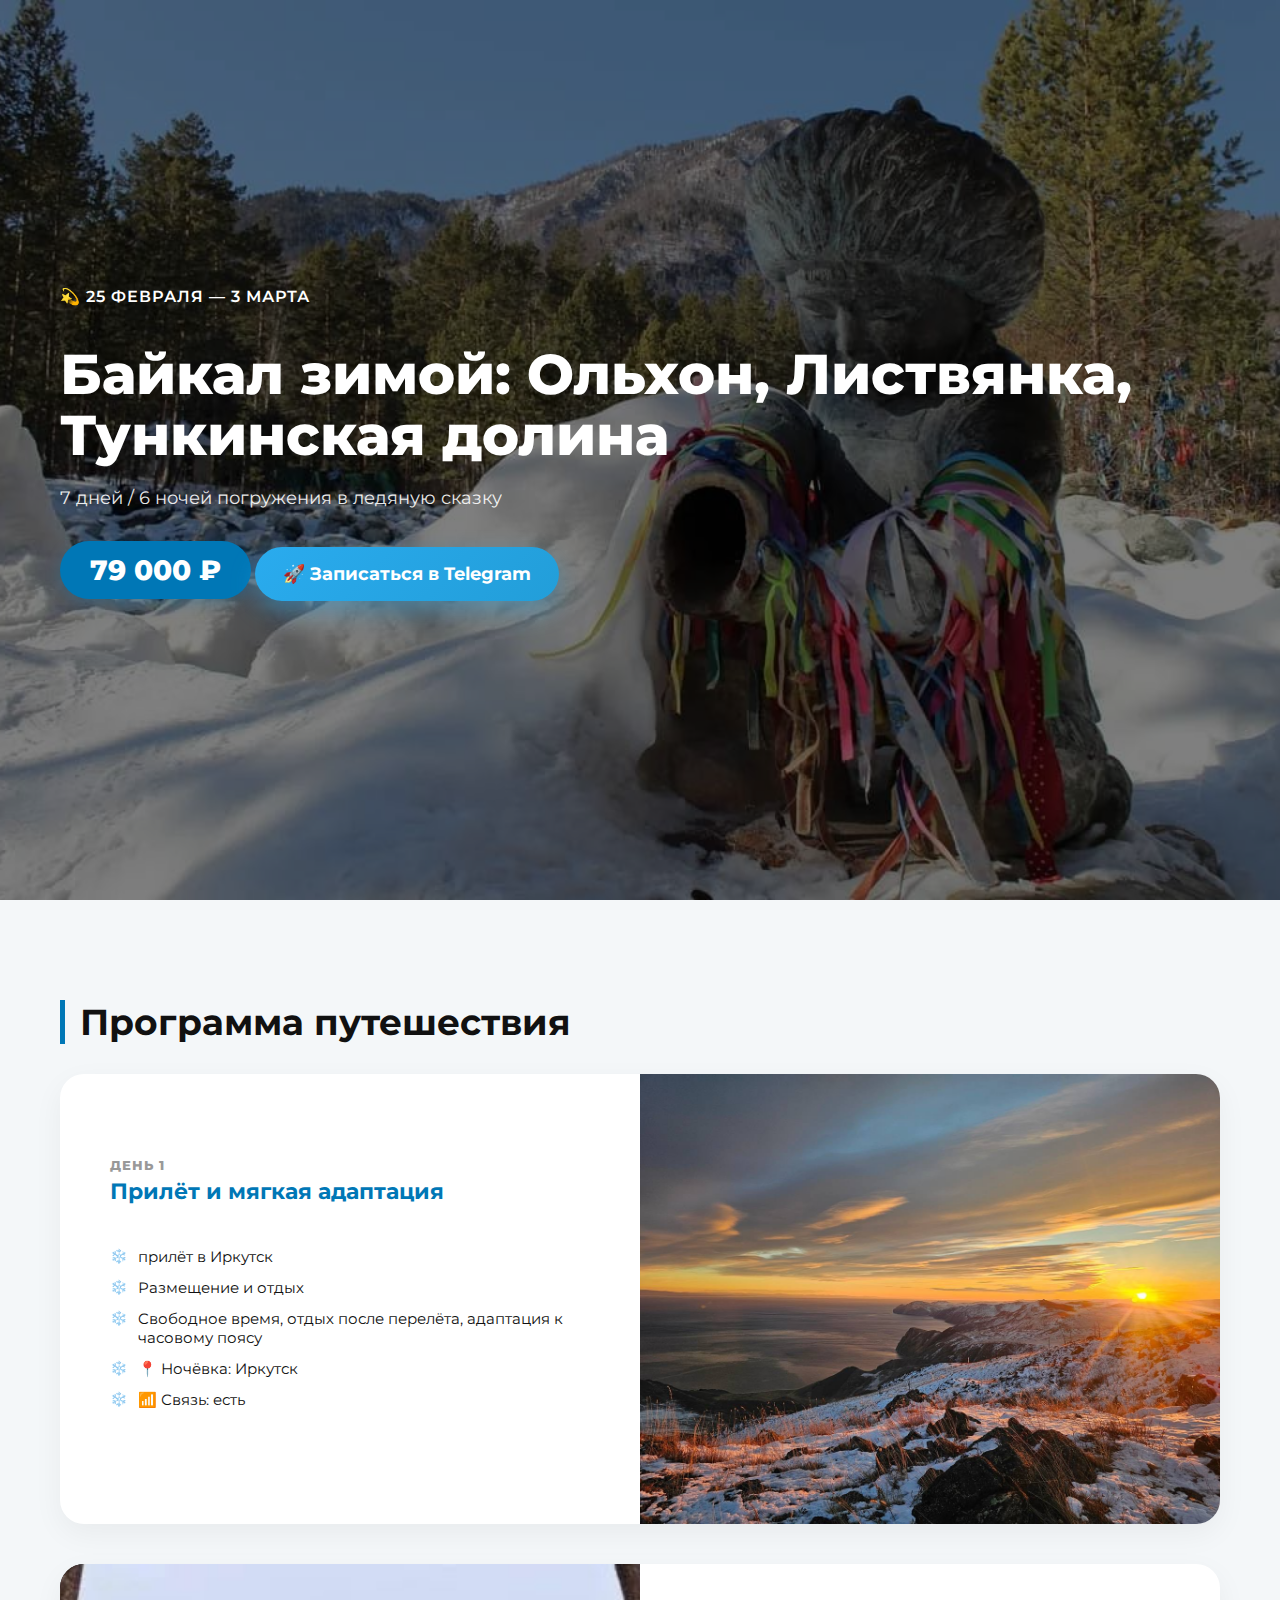
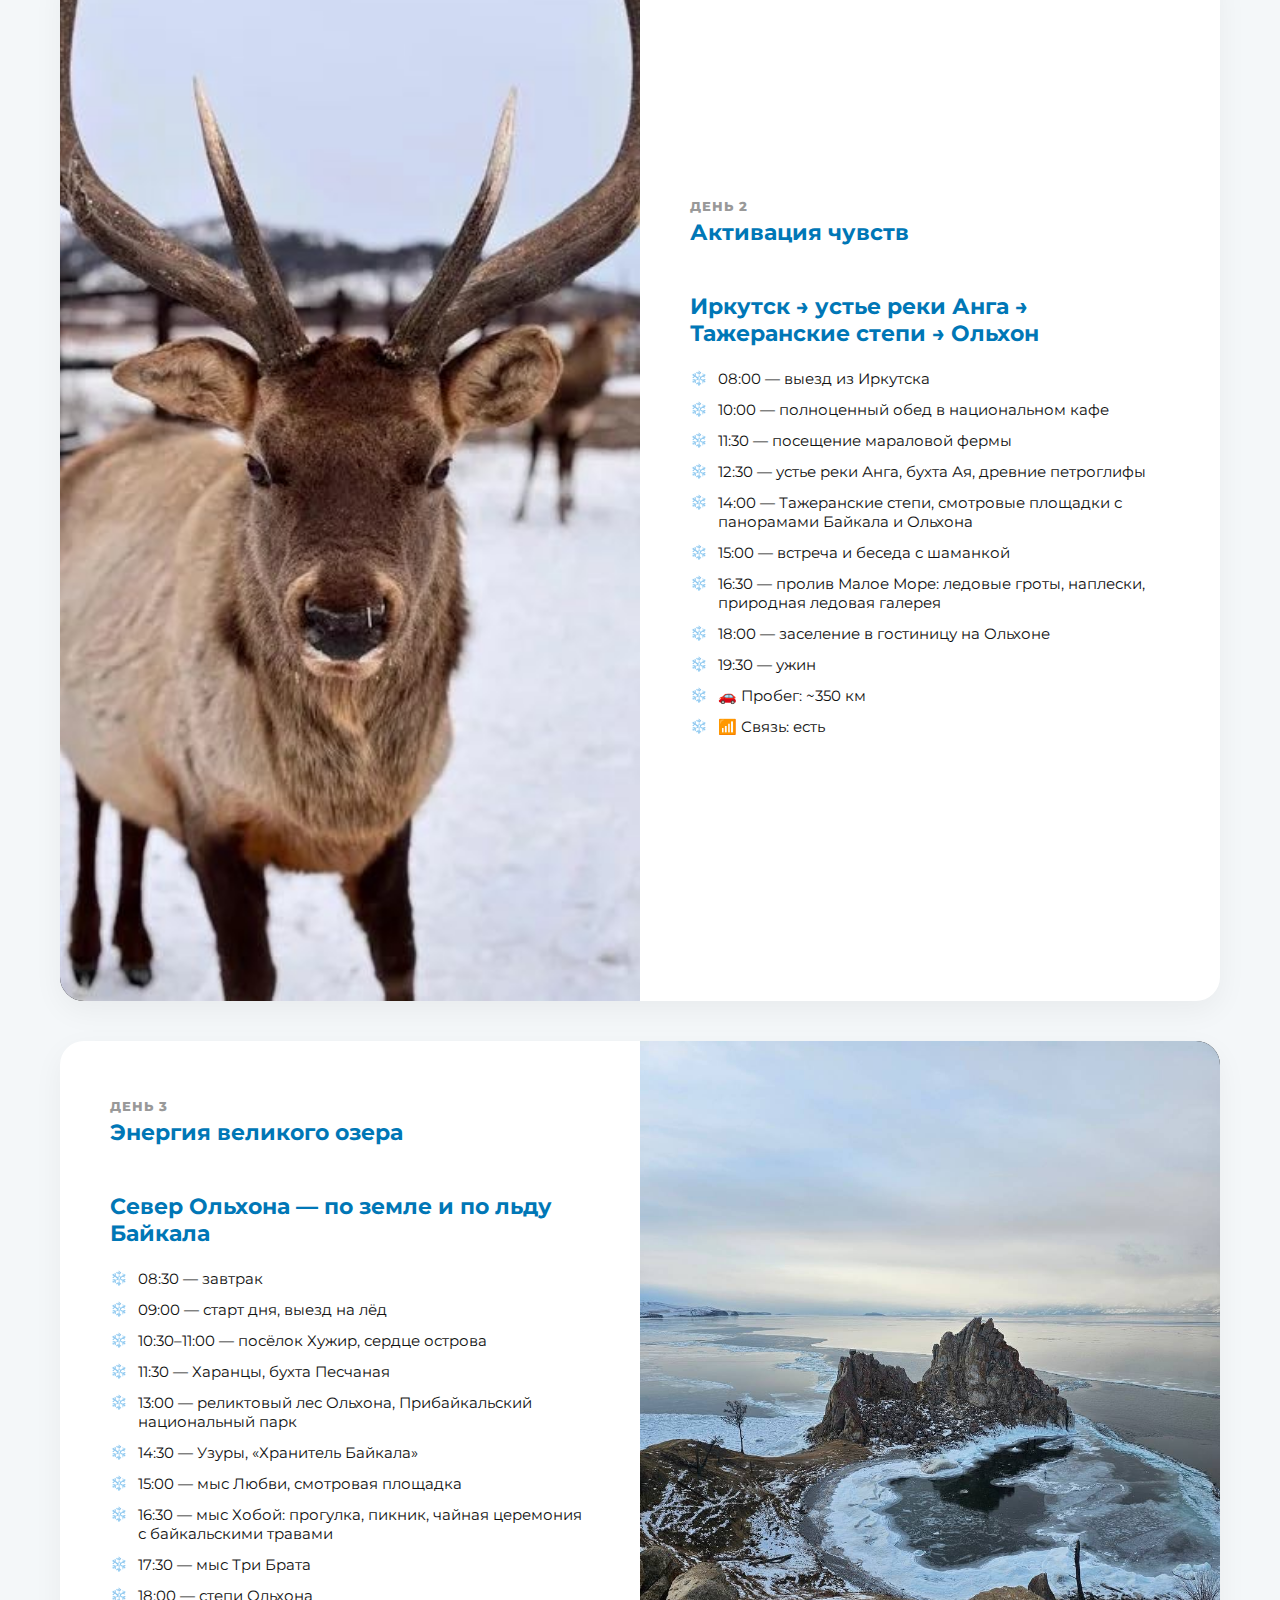
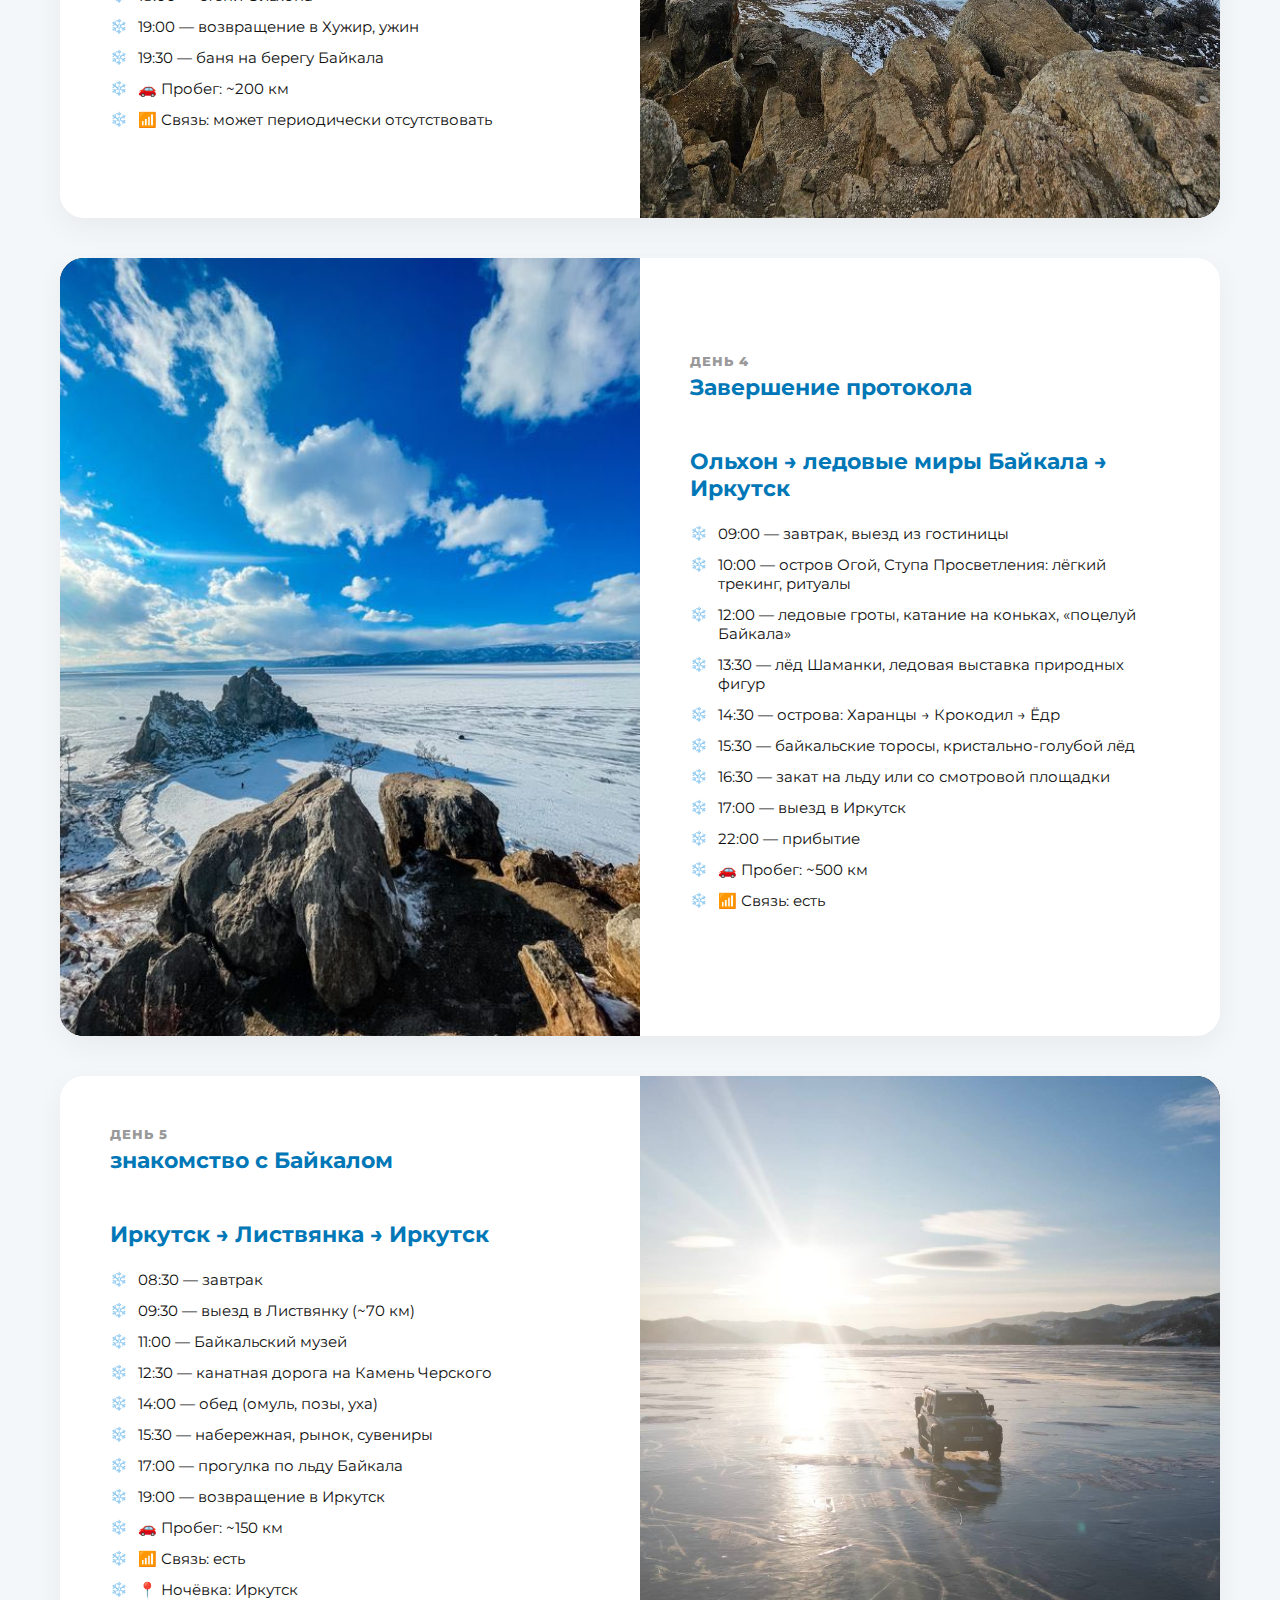
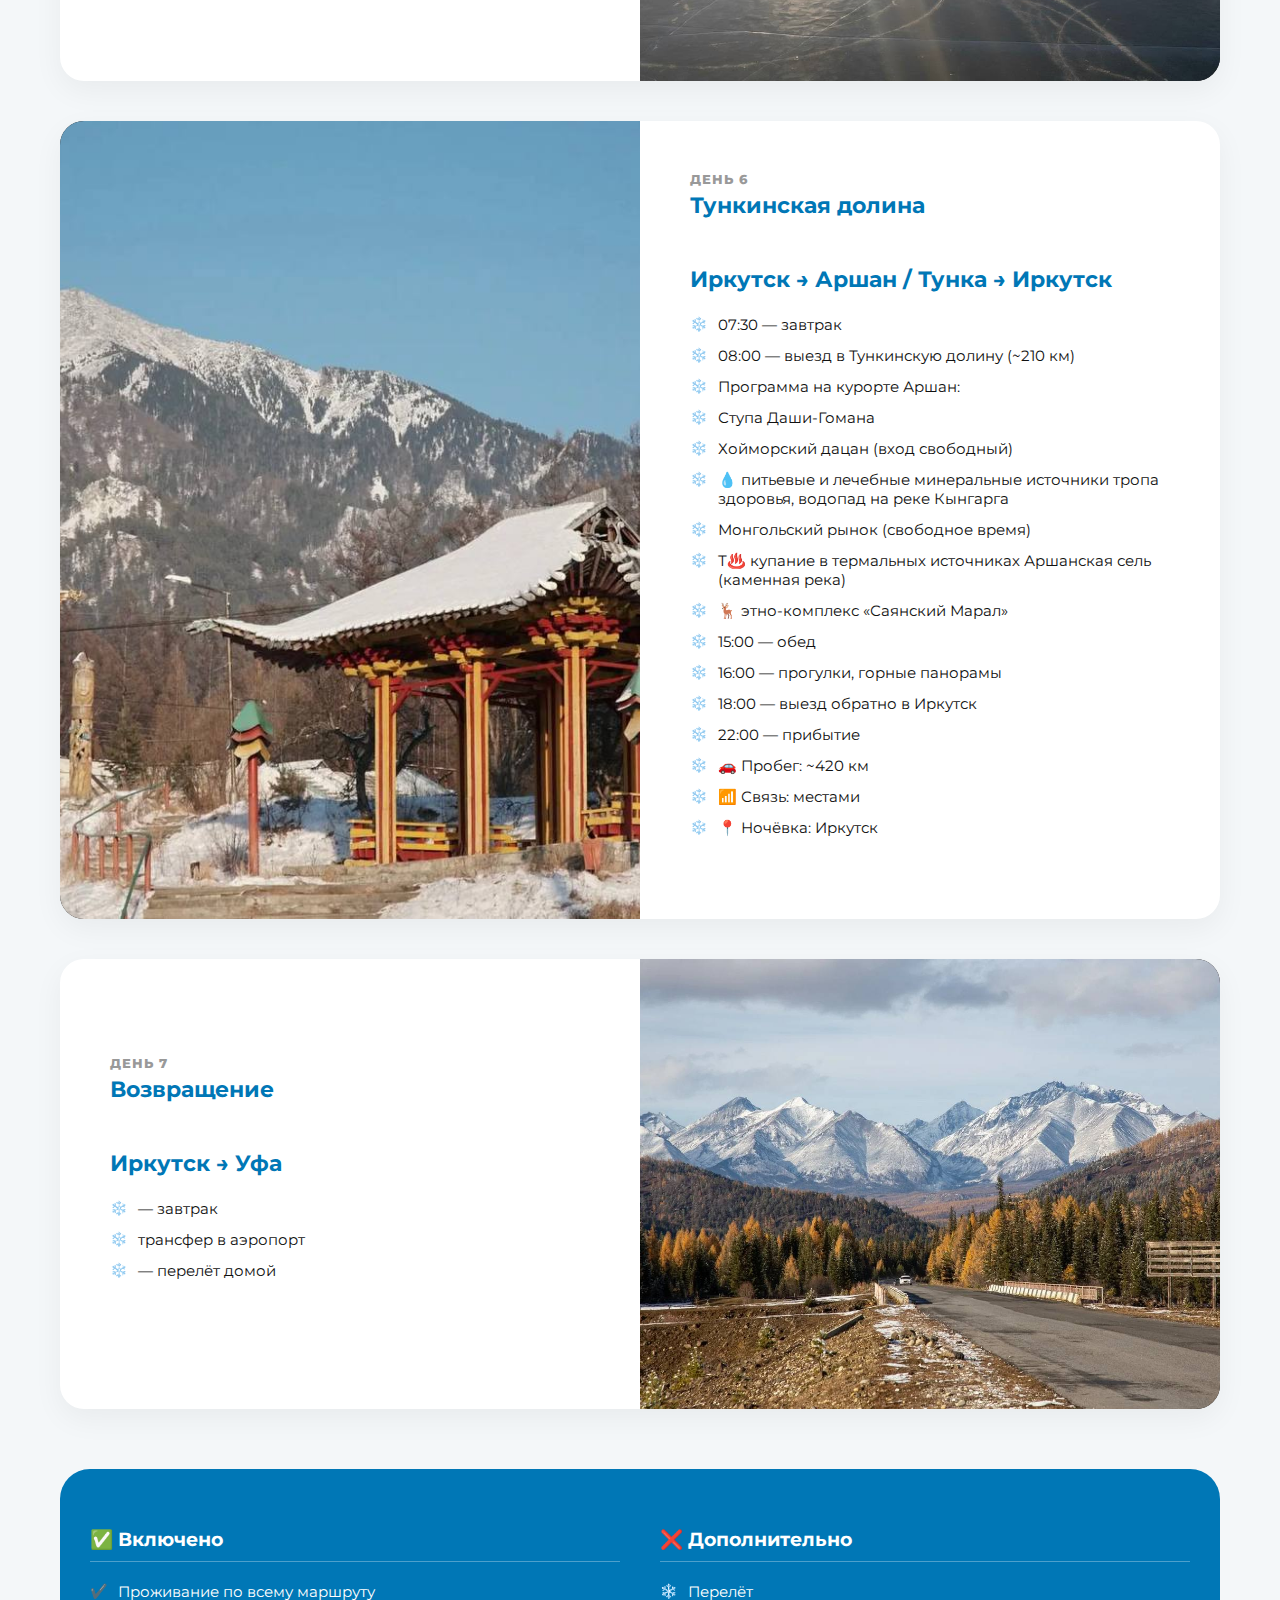
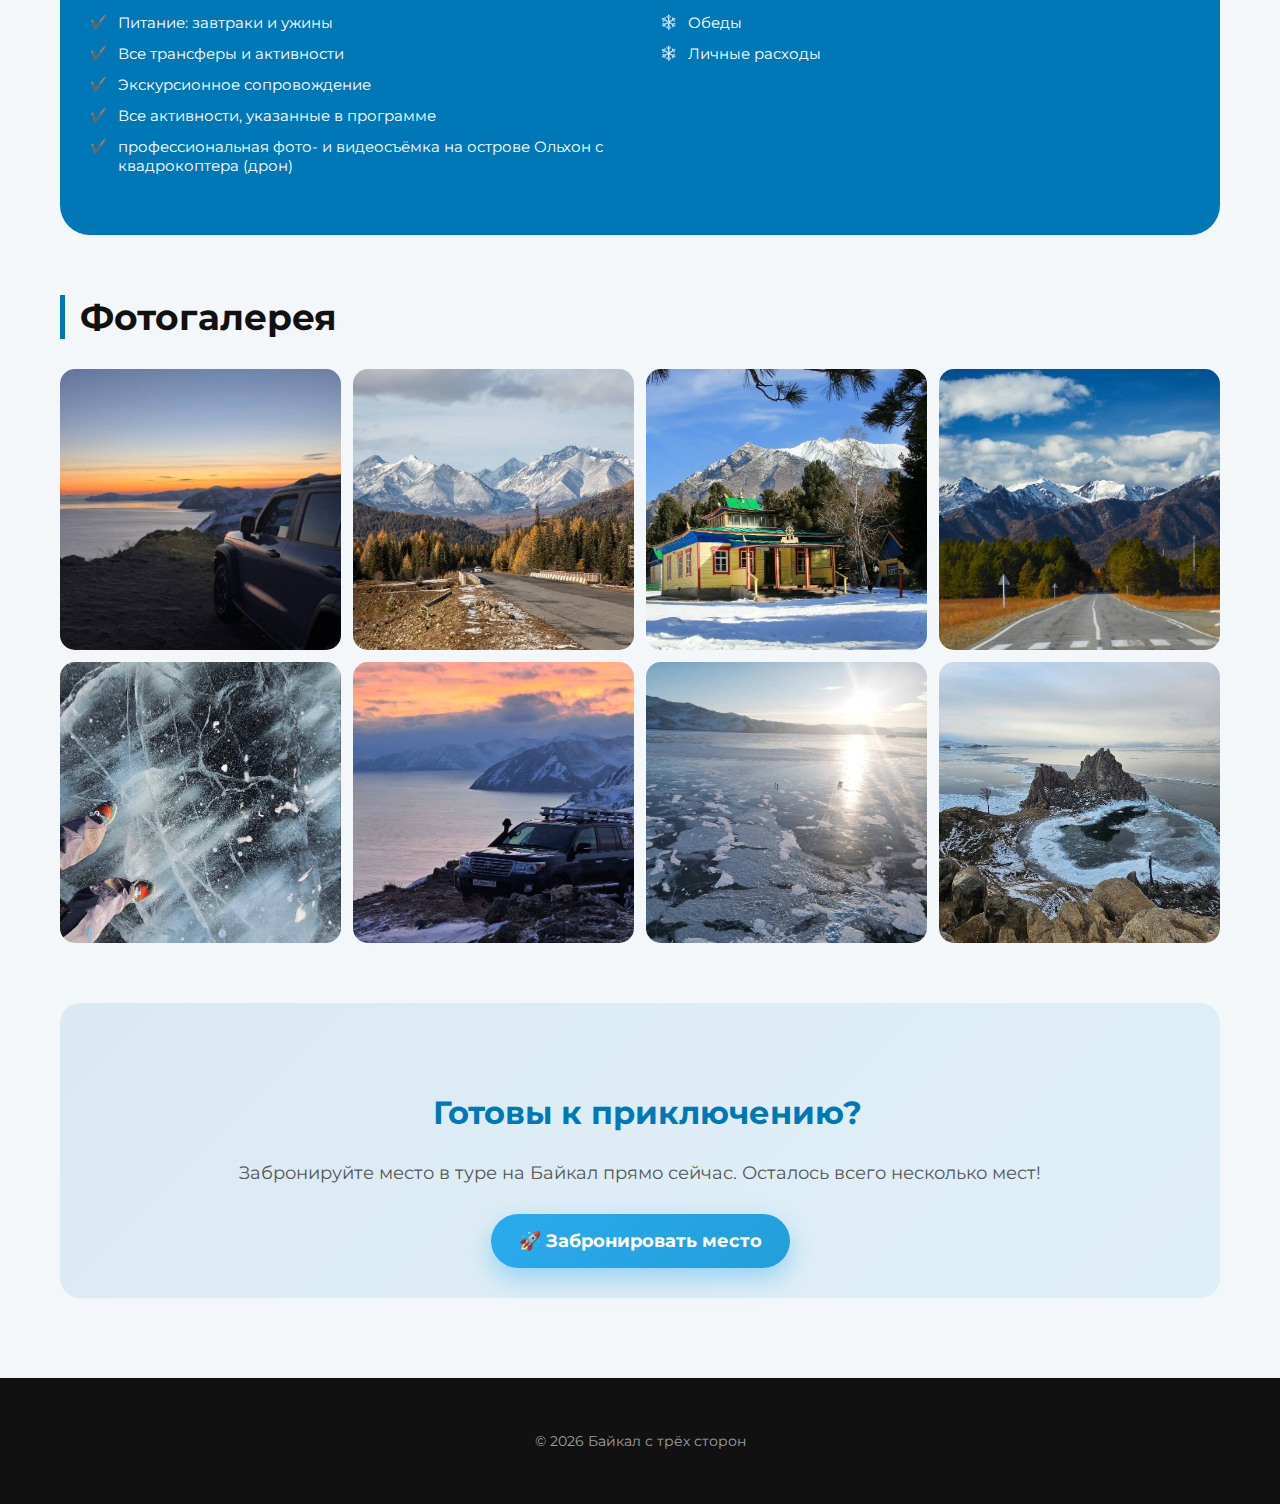
<file: index.html>
<!DOCTYPE html>
<html lang="ru">
<head>
<meta charset="UTF-8">
<meta name="viewport" content="width=device-width, initial-scale=1.0, viewport-fit=cover">
<title>Байкал зимой 2026 — Ольхон, Листвянка, Тункинская долина</title>

<link href="https://fonts.googleapis.com/css2?family=Montserrat:wght@400;600;800&display=swap" rel="stylesheet">

<style>
:root {
  --blue: #0077b6;
  --bg: #f4f7f9;
}

* {
  box-sizing: border-box;
}

body {
  margin: 0;
  font-family: 'Montserrat', sans-serif;
  color: #111;
  background: var(--bg);
  -webkit-font-smoothing: antialiased;
}

/* ================= HEADER ================= */

header {
  min-height: 100svh; /* iOS safe */
  position: relative;
  color: #fff;
  display: flex;
  align-items: center;
  overflow: hidden;
}

header img {
  position: absolute;
  inset: 0;
  width: 100%;
  height: 100%;
  object-fit: cover;
  z-index: -2;
}

.overlay {
  position: absolute;
  inset: 0;
  background: rgba(0,0,0,0.5);
  z-index: -1;
}

.wrap {
  max-width: 1200px;
  margin: auto;
  padding: 40px 20px;
  position: relative;
  z-index: 1;
}

h1 {
  font-size: clamp(28px, 7vw, 56px);
  line-height: 1.1;
  margin-bottom: 20px;
  font-weight: 800;
}

h2 {
  font-size: clamp(24px, 5vw, 36px);
  margin: 60px 0 30px;
  border-left: 5px solid var(--blue);
  padding-left: 15px;
}

.price-box {
  font-size: 28px;
  font-weight: 800;
  background: var(--blue);
  padding: 12px 30px;
  border-radius: 50px;
  display: inline-block;
  box-shadow: 0 4px 15px rgba(0,119,182,0.3);
  margin-bottom: 30px;
}

/* ================= TG BUTTON ================= */

.tg-btn {
  display: inline-flex;
  align-items: center;
  gap: 10px;
  background: linear-gradient(135deg, #2AABEE, #229ED9);
  color: #fff;
  padding: 16px 28px;
  border-radius: 50px;
  font-weight: 700;
  text-decoration: none;
  box-shadow: 0 10px 25px rgba(42,171,238,0.4);
  transition: transform .2s ease, box-shadow .2s ease;
  font-size: 18px;
  border: none;
  cursor: pointer;
}

.tg-btn:hover {
  transform: translateY(-2px);
  box-shadow: 0 14px 30px rgba(42,171,238,0.55);
}

/* Кнопка в хедере для десктопа */
.header-tg-btn {
  margin-top: 20px;
  display: none; /* Скрыта на мобильных */
}

/* fixed mobile button */
.tg-fixed {
  position: fixed;
  bottom: 20px;
  left: 50%;
  transform: translateX(-50%);
  z-index: 999;
  width: 90%;
  max-width: 400px;
  text-align: center;
}

.tg-fixed .tg-btn {
  width: 100%;
  justify-content: center;
  padding: 18px 20px;
  font-size: 16px;
  animation: pulse 2s infinite;
}

@keyframes pulse {
  0% {
    box-shadow: 0 0 0 0 rgba(42, 171, 238, 0.7);
  }
  70% {
    box-shadow: 0 0 0 10px rgba(42, 171, 238, 0);
  }
  100% {
    box-shadow: 0 0 0 0 rgba(42, 171, 238, 0);
  }
}

/* ================= DAY CARDS ================= */

.day-card {
  background: #fff;
  border-radius: 24px;
  margin-bottom: 40px;
  display: flex;
  flex-direction: column;
  overflow: hidden;
  box-shadow: 0 10px 30px rgba(0,0,0,0.05);
}

.day-image {
  width: 100%;
  aspect-ratio: 4 / 3;
  background: #000;
}

.day-image img {
  width: 100%;
  height: 100%;
  object-fit: contain; /* mobile safe */
}

.day-content {
  padding: 30px;
}

.day-content h3 {
  color: var(--blue);
  margin-top: 5px;
  font-size: 22px;
}

.day-label {
  font-weight: 800;
  text-transform: uppercase;
  color: #999;
  font-size: 13px;
  letter-spacing: 1px;
  display: block;
}

ul {
  list-style: none;
  padding: 0;
  margin: 20px 0;
}

ul li {
  position: relative;
  padding-left: 28px;
  margin-bottom: 12px;
  font-size: 15px;
}

ul li::before {
  content: "❄️";
  position: absolute;
  left: 0;
  font-size: 14px;
}

/* ================= INFO ================= */

.info-section {
  background: var(--blue);
  color: #fff;
  border-radius: 30px;
  padding: 40px 30px;
  margin: 60px 0;
}

.info-grid {
  display: grid;
  grid-template-columns: repeat(auto-fit, minmax(280px, 1fr));
  gap: 40px;
}

.info-section h3 {
  border-bottom: 1px solid rgba(255,255,255,0.3);
  padding-bottom: 10px;
}

.check li::before {
  content: "✔️";
}

/* ================= GALLERY ================= */

.gallery {
  display: grid;
  grid-template-columns: repeat(2, 1fr);
  gap: 12px;
}

.gallery img {
  width: 100%;
  aspect-ratio: 1 / 1;
  object-fit: cover;
  border-radius: 15px;
}

/* ================= DESKTOP ================= */

@media (min-width: 768px) {
  .day-card {
    flex-direction: row;
    min-height: 450px;
  }

  .day-card:nth-child(even) {
    flex-direction: row-reverse;
  }

  .day-image {
    width: 50%;
    aspect-ratio: auto;
  }

  .day-image img {
    object-fit: cover;
  }

  .day-content {
    width: 50%;
    padding: 50px;
    display: flex;
    flex-direction: column;
    justify-content: center;
  }

  .gallery {
    grid-template-columns: repeat(4, 1fr);
  }
  
  /* Показываем кнопку в хедере на десктопе */
  .header-tg-btn {
    display: inline-flex;
  }
  
  /* Скрываем фиксированную кнопку на десктопе */
  .tg-fixed {
    display: none;
  }
  
  /* Кнопка регистрации после галереи для десктопа */
  .desktop-register {
    text-align: center;
    margin: 60px 0;
  }
  
  .desktop-register .tg-btn {
    padding: 20px 40px;
    font-size: 20px;
  }
}

/* ================= FOOTER ================= */

footer {
  background: #111;
  color: rgba(255,255,255,0.6);
  padding: 40px 20px;
  text-align: center;
  font-size: 14px;
}

/* Дополнительная кнопка регистрации в конце страницы */
.register-section {
  text-align: center;
  margin: 60px 0 40px;
  padding: 30px;
  background: linear-gradient(135deg, rgba(0,119,182,0.1), rgba(42,171,238,0.1));
  border-radius: 20px;
}

.register-section h2 {
  text-align: center;
  border: none;
  font-size: 32px;
  color: var(--blue);
}

.register-section p {
  font-size: 18px;
  margin-bottom: 30px;
  color: #555;
}
</style>
</head>

<body>

<header>
  <img src="assets/img/img_0.webp" alt="Зимний Байкал">
  <div class="overlay"></div>

  <div class="wrap">
    <p style="font-weight:600; letter-spacing:1px;">💫 25 ФЕВРАЛЯ — 3 МАРТА</p>
    <h1>Байкал зимой: Ольхон, Листвянка, Тункинская долина</h1>
    <p style="font-size:18px; opacity:.9;">7 дней / 6 ночей погружения в ледяную сказку</p>

    <div class="price-box">79 000 ₽</div>
    
    <!-- Кнопка записи в хедере (видна только на десктопе) -->
    <a href="https://t.me/Baikalturbot?start=baikal2026" class="tg-btn header-tg-btn">
      🚀 Записаться в Telegram
    </a>
  </div>
</header>

<main class="wrap">

<h2>Программа путешествия</h2>

<!-- DAY 1 -->
<div class="day-card">
  <div class="day-image"><img src="assets/img/img_1.webp" alt=""></div>
  <div class="day-content">
    <span class="day-label">День 1</span>
    <h3>Прилёт и мягкая адаптация</h3>
    <ul>
      <li>прилёт в Иркутск</li>
      <li>Размещение и отдых</li>
      <li>Cвободное время, отдых после перелёта, адаптация к часовому поясу</li>
      <li>📍 Ночёвка: Иркутск</li>
      <li>📶 Связь: есть</li>
    </ul>
  </div>
</div>

<!-- DAY 2 -->
<div class="day-card">
  <div class="day-image"><img src="assets/img/img_9.jpg" alt=""></div>
  <div class="day-content">
    <span class="day-label">День 2</span>
    <h3>Активация чувств</h3>
    <ul>
    	<h3>Иркутск → устье реки Анга → Тажеранские степи → Ольхон</h3>
      <li>08:00 — выезд из Иркутска</li>
      <li>10:00 — полноценный обед в национальном кафе</li>
      <li>11:30 — посещение мараловой фермы</li>
      <li>12:30 — устье реки Анга, бухта Ая, древние петроглифы</li>
       <li>14:00 — Тажеранские степи, смотровые площадки с панорамами Байкала и Ольхона</li>
      <li>15:00 — встреча и беседа с шаманкой</li>
      <li>16:30 — пролив Малое Море: ледовые гроты, наплески, природная ледовая галерея</li>
      <li>18:00 — заселение в гостиницу на Ольхоне</li>
      <li>19:30 — ужин</li>
      <li>🚗 Пробег: ~350 км</li>
      <li>📶 Связь: есть</li>
    </ul>
  </div>
</div>

<!-- DAY 3 -->
<div class="day-card">
  <div class="day-image"><img src="assets/img/img_11.webp" alt=""></div>
  <div class="day-content">
    <span class="day-label">День 3</span>
    <h3>Энергия великого озера</h3>
    <ul>
    	<h3>Север Ольхона — по земле и по льду Байкала</h3>
      <li>08:30 — завтрак</li>
      <li>09:00 — старт дня, выезд на лёд</li>
      <li>10:30–11:00 — посёлок Хужир, сердце острова</li>
      <li>11:30 — Харанцы, бухта Песчаная</li>
      <li>13:00 — реликтовый лес Ольхона, Прибайкальский национальный парк</li>
      <li>14:30 — Узуры, «Хранитель Байкала»</li>
      <li>15:00 — мыс Любви, смотровая площадка</li>
      <li>16:30 — мыс Хобой: прогулка, пикник, чайная церемония с байкальскими травами</li>
      <li>17:30 — мыс Три Брата</li>
      <li>18:00 — степи Ольхона</li>
      <li>19:00 — возвращение в Хужир, ужин</li>
      <li>19:30 — баня на берегу Байкала</li>
      <li>🚗 Пробег: ~200 км</li>
      <li>📶 Связь: может периодически отсутствовать</li>
    </ul>
  </div>
</div>

<!-- DAY 4 -->
<div class="day-card">
  <div class="day-image"><img src="assets/img/img_2.webp" alt=""></div>
  <div class="day-content">
    <span class="day-label">День 4</span>
    <h3>Завершение протокола</h3>
    <ul>
    	<h3>Ольхон → ледовые миры Байкала → Иркутск</h3>
      <li>09:00 — завтрак, выезд из гостиницы</li>
      <li>10:00 — остров Огой, Ступа Просветления: лёгкий трекинг, ритуалы</li>
      <li>12:00 — ледовые гроты, катание на коньках, «поцелуй Байкала»</li>
      <li>13:30 — лёд Шаманки, ледовая выставка природных фигур</li>
      <li>14:30 — острова: Харанцы → Крокодил → Ёдр</li>
      <li>15:30 — байкальские торосы, кристально-голубой лёд</li>
      <li>16:30 — закат на льду или со смотровой площадки</li>
      <li>17:00 — выезд в Иркутск</li>
      <li>22:00 — прибытие</li>
      <li>🚗 Пробег: ~500 км</li>
      <li>📶 Связь: есть</li>
    </ul>
  </div>
</div>
<!-- DAY 5 -->
<div class="day-card">
  <div class="day-image"><img src="assets/img/img_12.jpg" alt=""></div>
  <div class="day-content">
    <span class="day-label">День 5</span>
    <h3>знакомство с Байкалом</h3>
    <ul>
    	<h3>Иркутск → Листвянка → Иркутск</h3>
      <li>08:30 — завтрак</li>
      <li>09:30 — выезд в Листвянку (~70 км)</li>
      <li>11:00 — Байкальский музей</li>
      <li>12:30 — канатная дорога на Камень Черского</li>
      <li>14:00 — обед (омуль, позы, уха)</li>
      <li>15:30 — набережная, рынок, сувениры</li>
      <li>17:00 — прогулка по льду Байкала</li>
      <li>19:00 — возвращение в Иркутск</li>
      <li>🚗 Пробег: ~150 км</li>
      <li>📶 Связь: есть</li>
      <li>📍 Ночёвка: Иркутск</li>
    </ul>
  </div>
</div>
<!-- DAY 6 -->
<div class="day-card">
  <div class="day-image"><img src="assets/img/img_5.jpeg" alt=""></div>
  <div class="day-content">
    <span class="day-label">День 6</span>
    <h3>Тункинская долина</h3>
    <ul>
    	<h3>Иркутск → Аршан / Тунка → Иркутск</h3>
      <li>07:30 — завтрак</li>
      <li>08:00 — выезд в Тункинскую долину (~210 км)</li>
      <li>Программа на курорте Аршан:</li>
       <li>Ступа Даши-Гомана</li>
      <li>Хойморский дацан (вход свободный)</li>
      <li>💧 питьевые и лечебные минеральные источники
тропа здоровья, водопад на реке Кынгарга</li>
       <li>Монгольский рынок (свободное время)</li>
      <li>Т♨️ купание в термальных источниках
Аршанская сель (каменная река)</li>
      <li>🦌 этно-комплекс «Саянский Марал»</li>
       <li>15:00 — обед</li>
      <li>16:00 — прогулки, горные панорамы</li>
      <li>18:00 — выезд обратно в Иркутск</li>
       <li>22:00 — прибытие</li>
      <li>🚗 Пробег: ~420 км</li>
      <li>📶 Связь: местами</li>
       <li>📍 Ночёвка: Иркутск</li>
    </ul>
  </div>
 </div>
 <!-- DAY 7 -->
<div class="day-card">
  <div class="day-image"><img src="assets/img/img_15.jpg" alt=""></div>
  <div class="day-content">
    <span class="day-label">День 7</span>
    <h3>Возвращение</h3>
    <ul>
    	<h3>Иркутск → Уфа</h3>
      <li>— завтрак</li>
      <li> трансфер в аэропорт</li>
      <li>— перелёт домой</li>
     </ul>
  </div>
</div>
<section class="info-section">
  <div class="info-grid">
    <div>
      <h3>✅ Включено</h3>
      <ul class="check">
        <li>Проживание по всему маршруту</li>
        <li>Питание: завтраки и ужины</li>
        <li>Все трансферы и активности</li>
        <li>Экскурсионное сопровождение</li>
         <li>Все активности, указанные в программе</li>
        <li>профессиональная фото- и видеосъёмка на острове Ольхон с квадрокоптера (дрон)</li>
            </ul>
    </div>
    <div>
      <h3>❌ Дополнительно</h3>
      <ul>
        <li>Перелёт</li>
        <li>Обеды</li>
        <li>Личные расходы</li>
      </ul>
    </div>
  </div>
</section>

<h2>Фотогалерея</h2>

<div class="gallery">
  <img src="assets/img/img_14.jpg">
  <img src="assets/img/img_15.jpg">
  <img src="assets/img/img_16.jpg">
  <img src="assets/img/img_17.jpg">
  <img src="assets/img/img_18.jpg">
  <img src="assets/img/img_19.jpg">
  <img src="assets/img/img_20.jpg">
  <img src="assets/img/img_21.jpg">
</div>

<!-- Секция регистрации в конце страницы -->
<section class="register-section">
  <h2>Готовы к приключению?</h2>
  <p>Забронируйте место в туре на Байкал прямо сейчас. Осталось всего несколько мест!</p>
  <a href="https://t.me/Baikalturbot?start=baikal2026" class="tg-btn">
    🚀 Забронировать место
  </a>
</section>

</main>

<footer>
  <p>© 2026 Байкал с трёх сторон</p>
</footer>

<!-- Фиксированная кнопка для мобильных -->
<div class="tg-fixed">
  <a href="https://t.me/Baikalturbot?start=baikal2026" class="tg-btn">
    📱 Записаться в Telegram
  </a>
</div>

</body>
</html>
</file>
